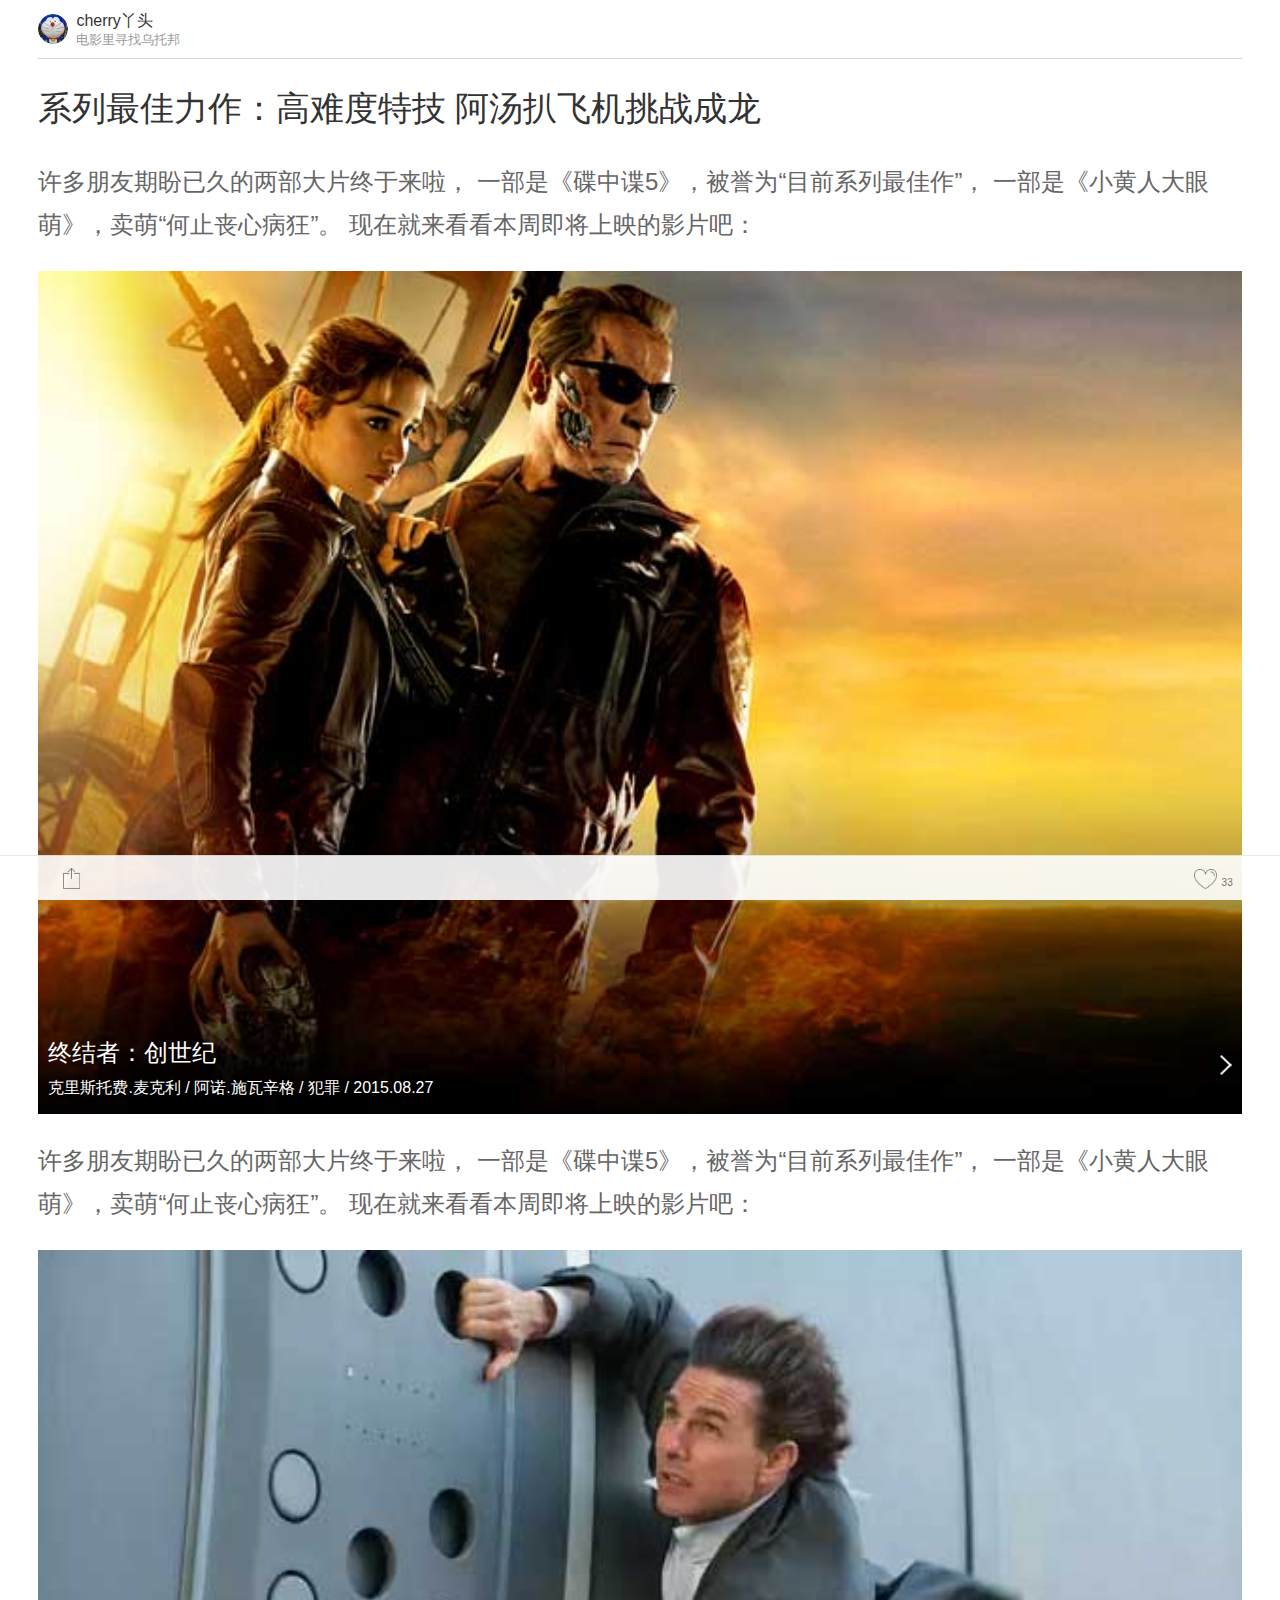
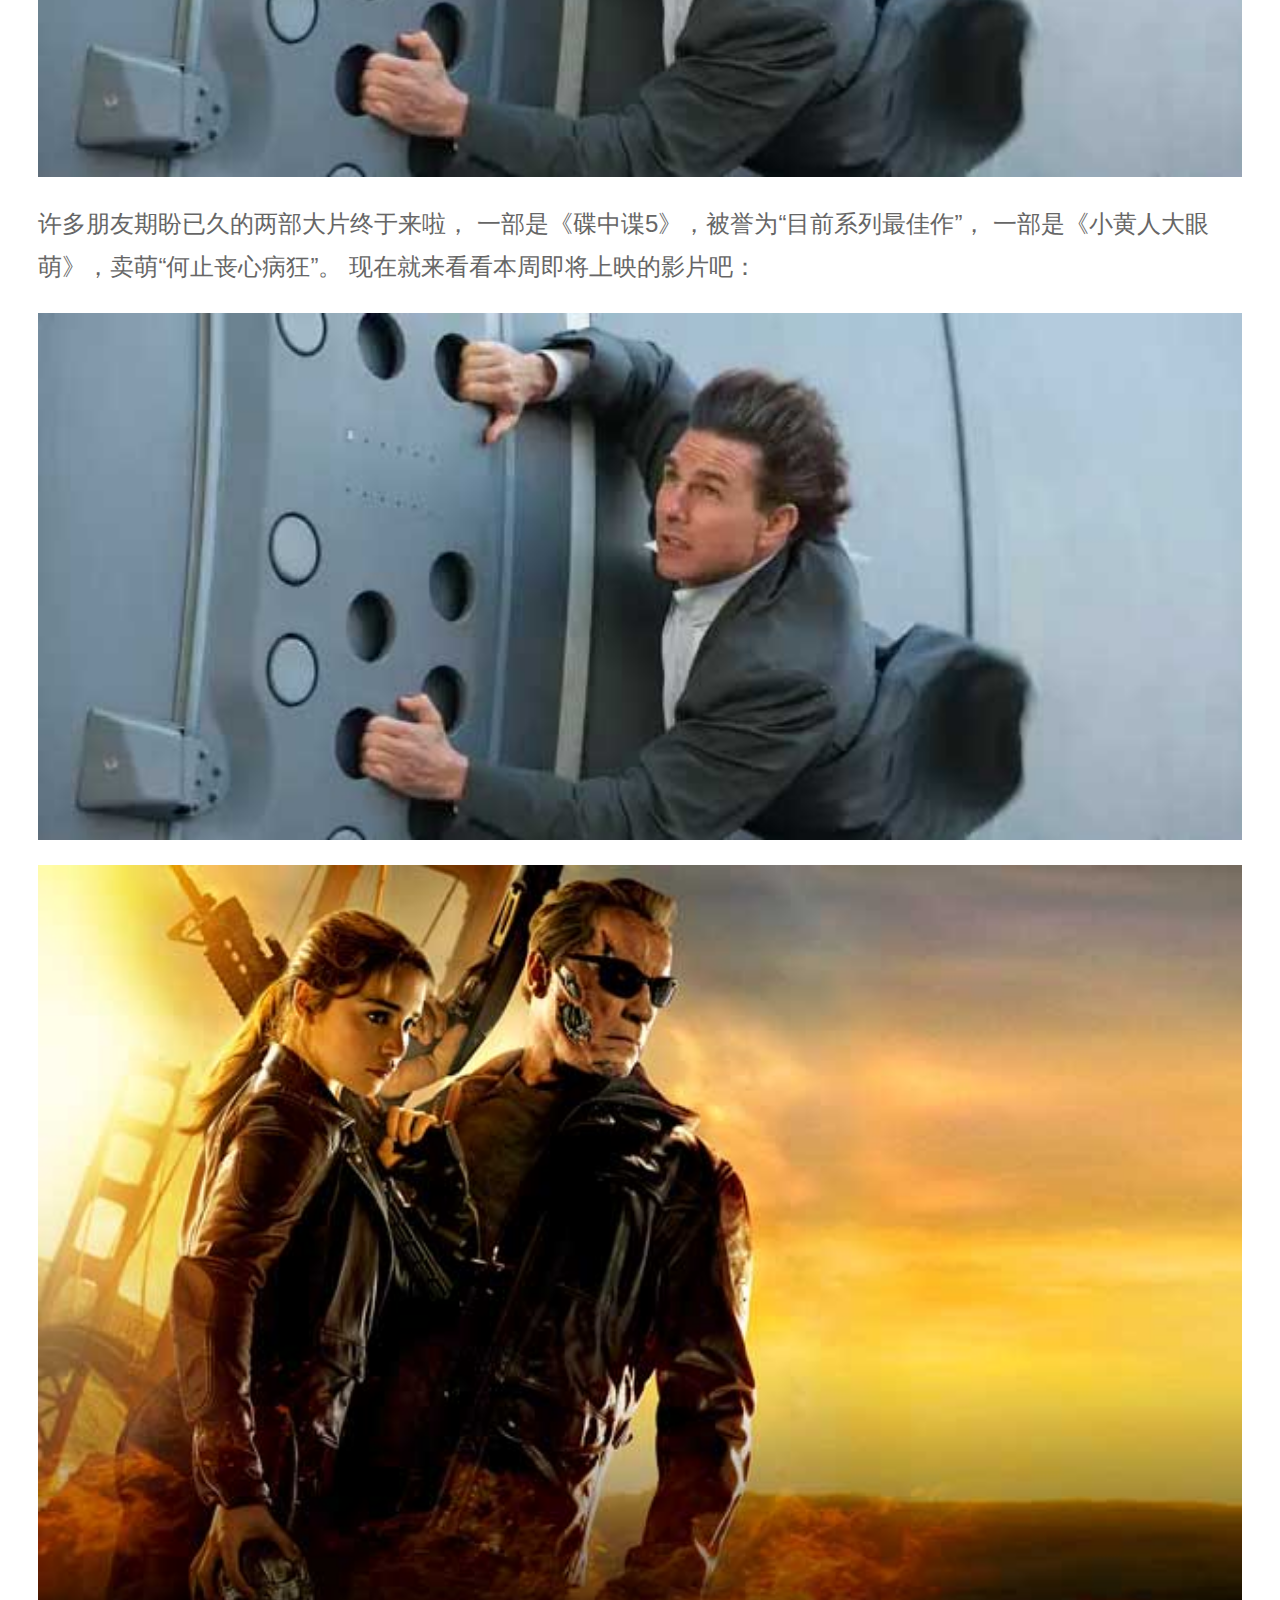
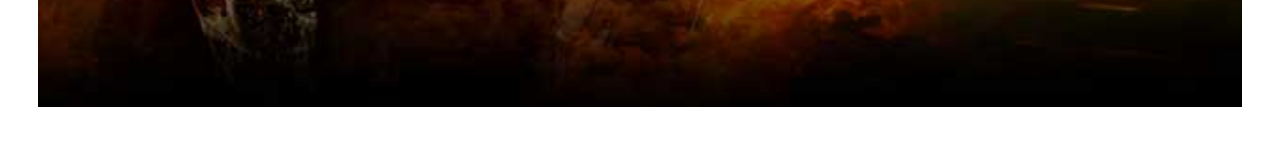
<file: index.html>
<!DOCTYPE html>
<html>
  <head>
    <meta charset="utf-8">
    <meta http-equiv="X-UA-Compatible" content="IE=edge,chrome=1">
    <meta name="viewport" content="width=device-width, initial-scale=1, maximum-scale=1, user-scalable=no">
    <meta name="format-detection" content="telephone=no">
    <meta name="csrf-token">
    <title>微信电影票</title>
    <link rel="stylesheet" href="./style.css">
  </head>
  <body>
    <div class="banner">
      <div class="con">
        <span class="icon">
          <img src="./tou.jpg" />
        </span>
        <span class="msg">
          <i class="name">cherry丫头</i>
          <i class="ins">电影里寻找乌托邦</i>
        </span>
      </div>
    </div>
    <div class="title">
      <div class="con">
        系列最佳力作：高难度特技 阿汤扒飞机挑战成龙
      </div>
    </div>
    <div class="content">
      <div class="con">

        <div class="article">
          <p>
            许多朋友期盼已久的两部大片终于来啦，
            一部是《碟中谍5》，被誉为“目前系列最佳作”，
            一部是《小黄人大眼萌》，卖萌“何止丧心病狂”。
            现在就来看看本周即将上映的影片吧：
          </p>
        </div>

        <div class="card">
          <a href="vdetail.html">
            <img src="card.jpg"/>
            <span class="cMsg">
              <i class="cName">终结者：创世纪</i>
              <i class="cIns">克里斯托费.麦克利 / 阿诺.施瓦辛格 / 犯罪 / 2015.08.27</i>
              <i class="arrow"></i>
            </span>
          </a>
        </div>

        <div class="article">
          <p>
            许多朋友期盼已久的两部大片终于来啦，
            一部是《碟中谍5》，被誉为“目前系列最佳作”，
            一部是《小黄人大眼萌》，卖萌“何止丧心病狂”。
            现在就来看看本周即将上映的影片吧：
          </p>
        </div>

        <div class="img">
          <img src="img.jpg"/>
        </div>
        <div class="article">
          <p>
            许多朋友期盼已久的两部大片终于来啦，
            一部是《碟中谍5》，被誉为“目前系列最佳作”，
            一部是《小黄人大眼萌》，卖萌“何止丧心病狂”。
            现在就来看看本周即将上映的影片吧：
          </p>
        </div>

        <div class="img">
          <img src="img.jpg"/>
        </div>

        <div class="card">
          <img src="card.jpg"/>
        </div>
      </div>
    </div>
    <div class="footer">
      <div class="con">
        <i class="share"></i>
        <i class="support"></i>
        <i class="num">33</i>
      </div>
    </div>
  </body>
  <script>
    window.onload = function(){

    }
  </script>
</html>
</file>
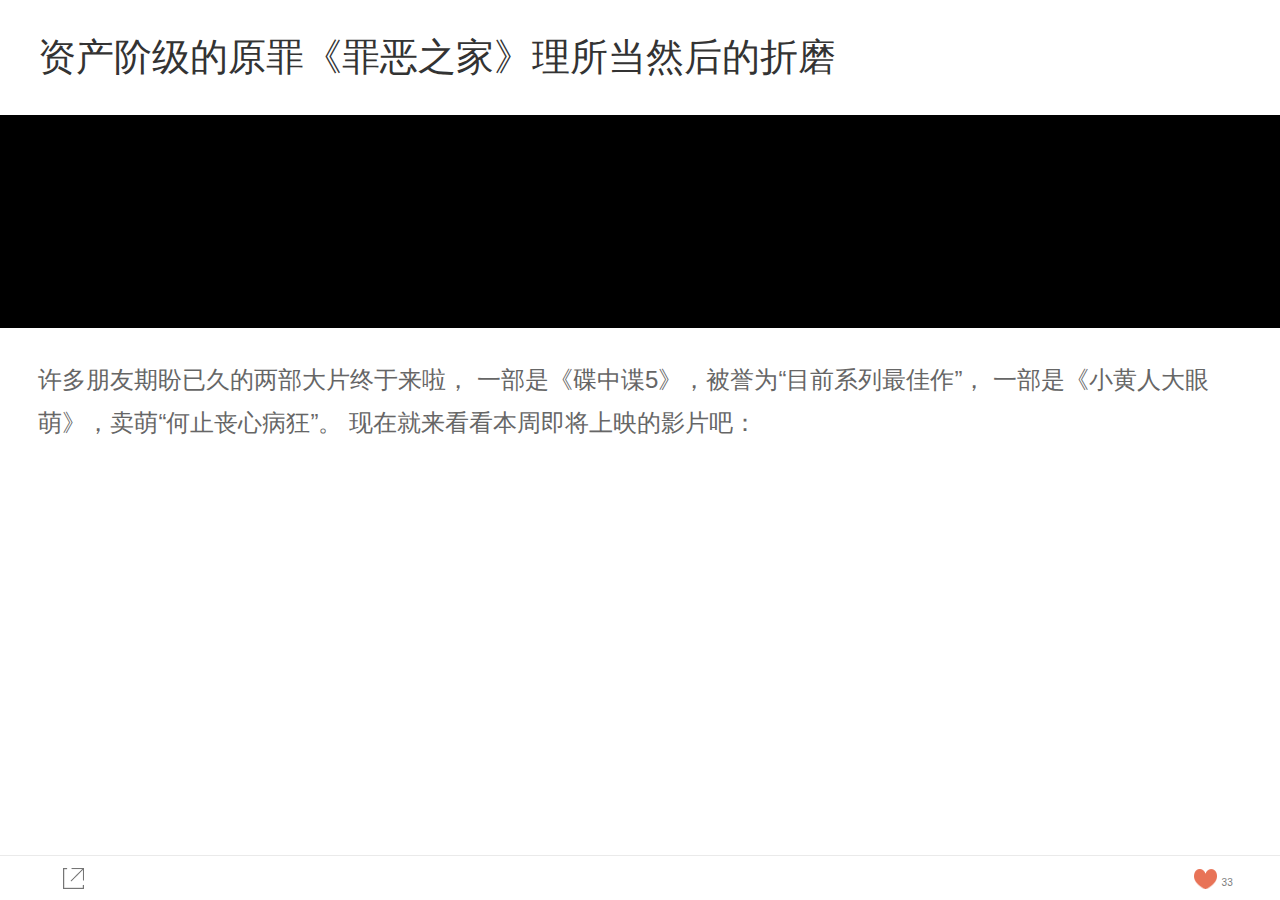
<file: vdetail.html>
<!DOCTYPE html>
<html>
  <head>
    <meta charset="utf-8">
    <meta http-equiv="X-UA-Compatible" content="IE=edge,chrome=1">
    <meta name="viewport" content="width=device-width, initial-scale=1, maximum-scale=1, user-scalable=no">
    <meta name="format-detection" content="telephone=no">
    <meta name="csrf-token">
    <title>新片预告</title>
    <link rel="stylesheet" href="./style.css">
  </head>
  <body>
    <div class="title vTitle">
      <div class="con">
        资产阶级的原罪《罪恶之家》理所当然后的折磨
      </div>
    </div>
    <div class="content">
      <div class="con ifcon">
        <iframe frameborder="0" width="100%" height="211" src="http://v.qq.com/iframe/player.html?vid=t0169oc7mla&tiny=0&auto=0" allowfullscreen></iframe>
      </div>
      <div class="con">
        <div class="article">
          <p>
            许多朋友期盼已久的两部大片终于来啦，
            一部是《碟中谍5》，被誉为“目前系列最佳作”，
            一部是《小黄人大眼萌》，卖萌“何止丧心病狂”。
            现在就来看看本周即将上映的影片吧：
          </p>
        </div>

      </div>
    </div>
    <div class="footer">
      <div class="con">
        <i class="comment"></i>
        <i class="support supported"></i>
        <i class="num">33</i>
      </div>
    </div>
  </body>
</html>
</file>
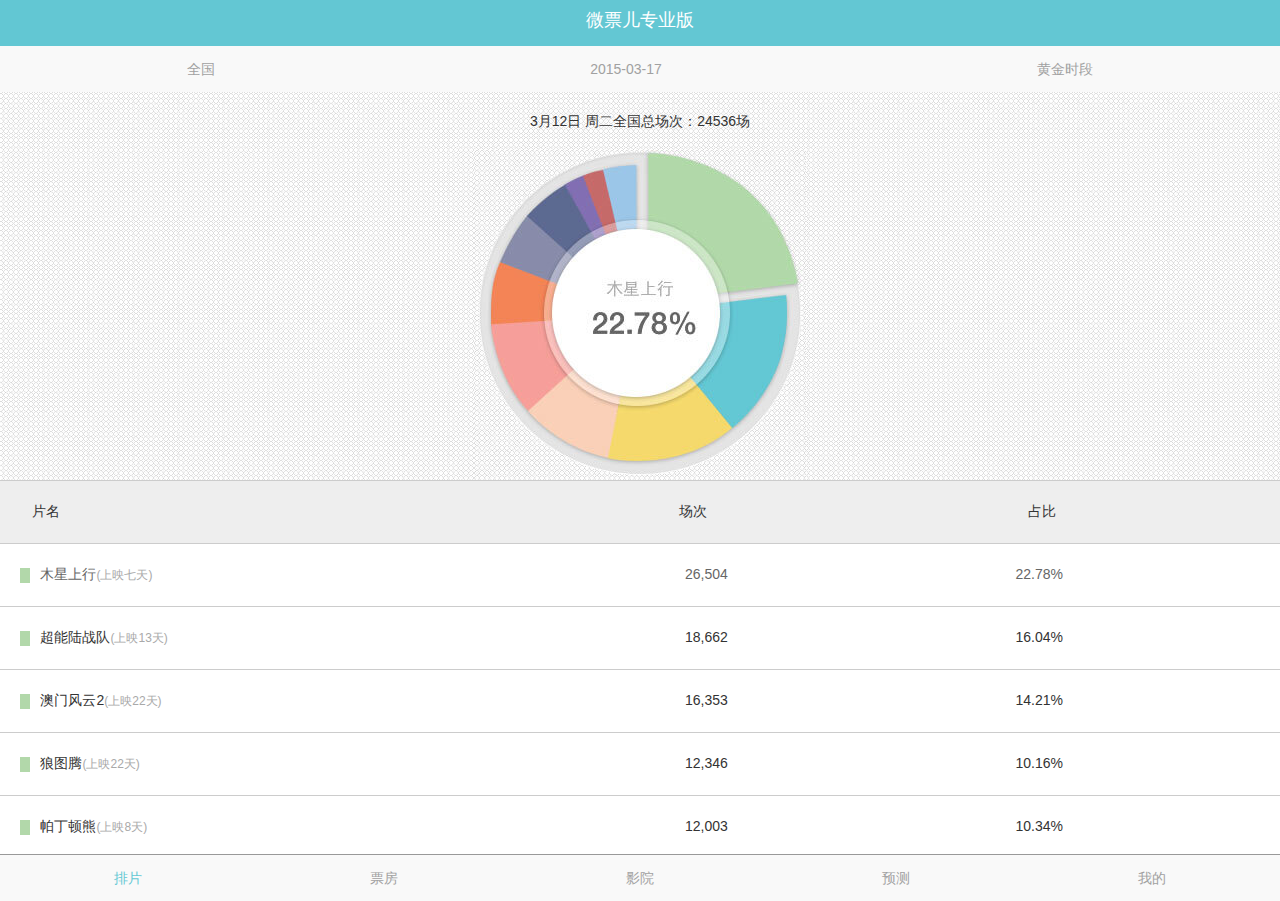
<file: newPro/paipian.html>
<!DOCTYPE html>
<html lang="en">
<head>
    <meta charset="utf-8">
    <meta http-equiv="X-UA-Compatible" content="IE=edge,chrome=1">
    <!--如果安装了GCF，则使用GCF来渲染页面，如果为安装GCF，则使用最高版本的IE内核进行渲染
    通过修改HTTP头文件的方法来实现让指定的页面使用GCF内核进行渲染-->
    <title>排片</title>
    <meta name="description" content="">
    <meta name="keywords" content="">
    <meta name="viewport" content="width=device-width, initial-scale=1, maximum-scale=1, user-scalable=no">
    <meta name="apple-mobile-web-app-capable" content="yes">
    <meta name="format-detection" content="telephone=no">
    <link rel="stylesheet" type="text/css" href="css/reset.css">
    <link rel="stylesheet" type="text/css" href="css/style2.css">
</head>
<body>
    <!-- header start-->
    <header class="w-header" mon="area=header&amp;action=click&amp;element_type=nav">
        <a class="arrow-wrap" href="javascript:history.back()" mon="element=back">
        <!--<span class="arrow-left"></span>-->
        </a>
        <div class="home"></div>
        <div class="m-title"><h1>微票儿专业版</h1></div>    
    </header>
    <!-- header end-->
    <!-- data start-->
    <article class="wrap-page">
        <!-- topbar start-->
            <ul class="nav-sub">
                <li class="city"><a href="/">全国</a></li>
                <li class="date"><a href="/">2015-03-17</a></li>
                <li class="time"><a href="/">黄金时段</a></li>
            </ul>
        <!-- topbar end-->
        <!-- data chart start-->
        <div class="data-chart">
            <div class="time-chart">
                <h3><time>3月12日 周二</time>全国总场次：24536场</h3>
            </div>
            <div class="photo-chart">
                <img src="img/chart_1.jpg">
            </div>
        </div>
        <!-- data table start-->
        <div class="data-list">
            <div class="data-tr">
              <div class="data-th">片名</div>
              <div class="data-th">场次</div>
              <div class="data-th">占比</div>  
            </div>
            <a class="data-tr" href="paipian_xiangqing.html">
                <div class="data-td first-cell"><span class="markcolor"></span>木星上行<i>(上映七天)</i></div>
                <div class="data-td second-cell">26,504</div>
                <div class="data-td third-cell">22.78%</div>
            </a>
            <div class="data-tr">
                <div class="data-td"><span class="markcolor"></span>超能陆战队<i>(上映13天)</i></div>
                <div class="data-td second-cell">18,662</div>
                <div class="data-td third-cell">16.04%</div>
            </div>
            <div class="data-tr">
                <div class="data-td"><span class="markcolor"></span>澳门风云2<i>(上映22天)</i></div>
                <div class="data-td second-cell">16,353</div>
                <div class="data-td third-cell">14.21%</div>
            </div>
            <div class="data-tr">
                <div class="data-td"><span class="markcolor"></span>狼图腾<i>(上映22天)</i></div>
                <div class="data-td second-cell">12,346</div>
                <div class="data-td third-cell">10.16%</div>
            </div>
            <div class="data-tr">
                <div class="data-td"><span class="markcolor"></span>帕丁顿熊<i>(上映8天)</i></div>
                <div class="data-td second-cell">12,003</div>
                <div class="data-td third-cell">10.34%</div>
            </div>
            <div class="data-tr">
                <div class="data-td"><span class="markcolor"></span>将错就错<i>(上映8天)</i></div>
                <div class="data-td second-cell">8,012</div>
                <div class="data-td third-cell">6.89%</div>
            </div>
            <div class="data-tr">
                <div class="data-td"><span class="markcolor"></span>天将雄狮<i>(上映22天)</i></div>
                <div class="data-td second-cell">6,797</div>
                <div class="data-td third-cell">5.84%</div>
            </div>
            <div class="data-tr">
                <div class="data-td"><span class="markcolor"></span>北京·纽约<i>(上映7天)</i></div>
                <div class="data-td second-cell">5,883</div>
                <div class="data-td third-cell">5.06%</div>
            </div>
            <div class="data-tr">
                <div class="data-td"><span class="markcolor"></span>钟馗伏魔：雪妖魔灵<i>(上映22天)</i></div>
                <div class="data-td second-cell">2,637</div>
                <div class="data-td third-cell">2.27%</div>
            </div>
            <div class="data-tr">
                <div class="data-td"><span class="markcolor"></span>大喜临门<i>(上映7天)</i></div>
                <div class="data-td second-cell">2,263</div>
                <div class="data-td third-cell">1,95%</div>
            </div>
            <div class="data-tr">
                <div class="data-td"><span class="markcolor"></span>其他</div>
                <div class="data-td second-cell">4,666</div>
                <div class="data-td third-cell">4.01%</div>
            </div>
        </div>
    </article>
    <!-- data end-->
    <!-- footer start-->
    <footer class="w-footer">
        <nav>
            <ul class="nav-sub">
                <li class="current">
                    <a href=""><i class="ico-movie"></i>排片</a>
                </li>
                <li>
                    <a href="piaofang.html"><i class="ico-movie"></i>票房</a>
                </li>
                <li>
                    <a href="cinema.html"><i class="ico-movie"></i>影院</a>
                </li>
                <li>
                    <a href="yuce.html"><i class="ico-movie"></i>预测</a>
                </li>
                <li>
                    <a href="wodeshoucang.html"><i class="ico-movie"></i>我的</a>
                </li>
            </ul>
        </nav>
    </footer>
</body>
</html>
</file>
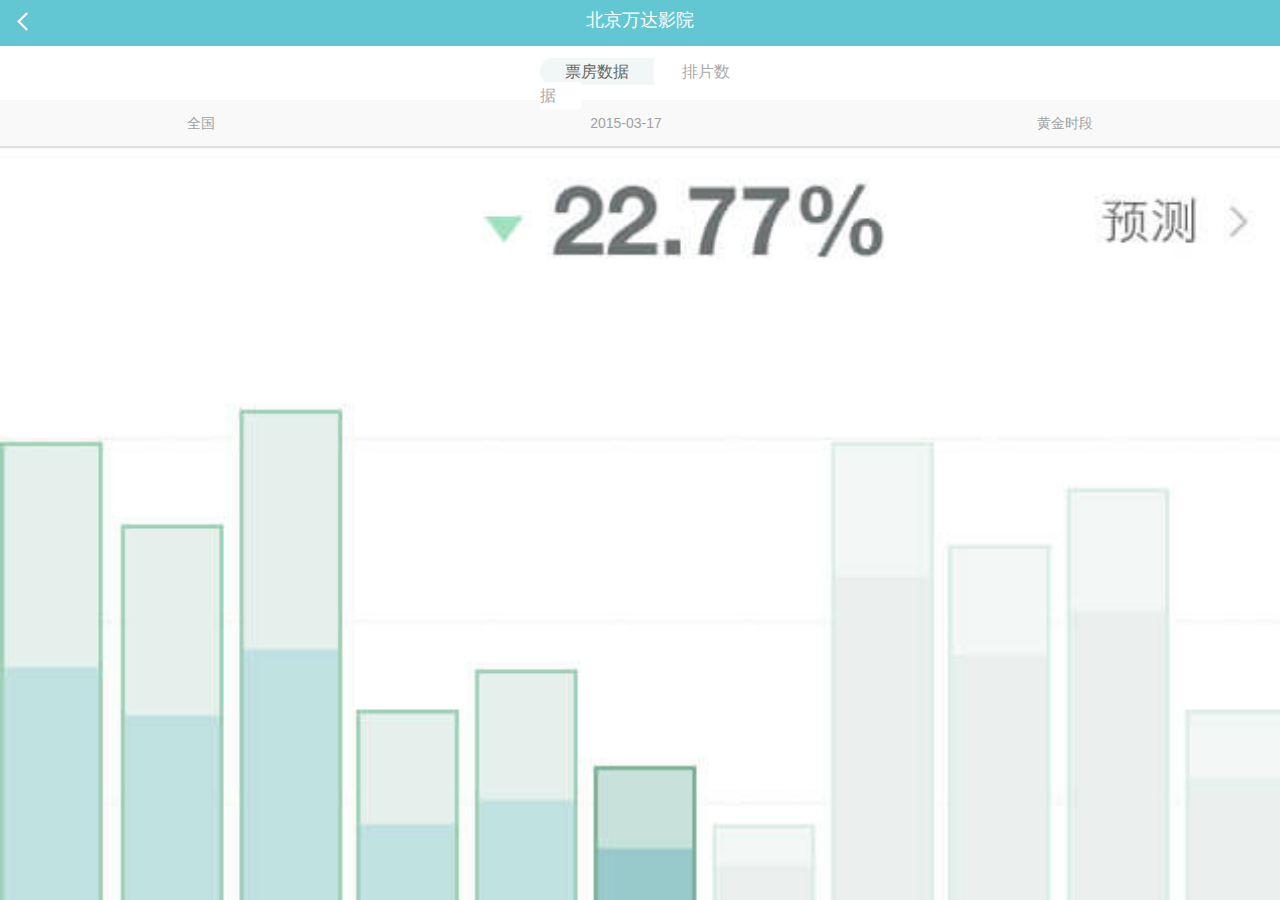
<file: newPro/paipian_xiangqing.html>
<!DOCTYPE html>
<html lang="en">
<head>
    <meta charset="utf-8">
    <meta http-equiv="X-UA-Compatible" content="IE=edge,chrome=1">
    <!--如果安装了GCF，则使用GCF来渲染页面，如果为安装GCF，则使用最高版本的IE内核进行渲染
    通过修改HTTP头文件的方法来实现让指定的页面使用GCF内核进行渲染-->
    <title>排片-详情</title>
    <meta name="description" content="">
    <meta name="keywords" content="">
    <meta name="viewport" content="width=device-width, initial-scale=1, maximum-scale=1, user-scalable=no">
    <meta name="apple-mobile-web-app-capable" content="yes">
    <meta name="format-detection" content="telephone=no">
    <link rel="stylesheet" type="text/css" href="css/reset.css">
    <link rel="stylesheet" type="text/css" href="css/style2.css">
    <script type="text/javascript">
    function selecttag (a,b){
            var tag=document.getElementById('tag').getElementsByTagName('a');
            var taglength=tag.length;
            for(i=1;i<taglength;i++){
                    tag[i].className="on";
            }
            b.parentNode.className="selectTag";
            for(i=0; j=document.getElementById("tagcontent"+i); i++){
                    j.style.display = "none";
            }
            document.getElementById(a).style.display = "block";
    }
</script>
</head>
<body>
    <!-- header start-->
    <header class="w-header" mon="area=header&amp;action=click&amp;element_type=nav">
        <a class="arrow-wrap" href="paipian.html" mon="element=back">
        <span class="arrow-left"></span>
        </a>
        <div class="home"></div>
        <div class="m-title"><h1>北京万达影院</h1></div>    
    </header>
    <!-- header end-->
    <!-- data start-->
    <article class="wrap-page page">
        <!-- tpye btn start-->
        <div class="list-type-cnt">
            <div class="list-type" id="tag">
                <a href="javascript:;" onClick="selecttag('tagcontent0',this)" class="on">票房数据</a>
                <a href="javascript:;" onClick="selecttag('tagcontent1',this)">排片数据</a>
            </div>
        </div>
        <!-- piaofang data start-->
        <div id="tagcontent">
        <div class="piao-data" id="tagcontent0">
        <!-- topbar start-->
            <ul class="nav-sub">
                <li class="city"><a href="/">全国</a></li>
                <li class="date"><a href="/">2015-03-17</a></li>
                <li class="time"><a href="/">黄金时段</a></li>
            </ul>
        <!-- topbar end-->
        <!-- chart start-->
            <div class="data-chart" style="height:auto;">
                <div class="photo-chart">
                    <a href="yuce_xiangqing1.html"><img src="img/chart_3.jpg" style="width:100%;"></a>
                </div>
            </div>
            <!-- data table start-->
            <div class="data-list">
                <div class="data-tr">
                  <div class="data-th">TOP排片城市</div>
                  <div class="data-th">场次</div>
                  <div class="data-th">占比</div>  
                </div>
                <div class="data-tr">
                    <div class="data-td first-cell">北京<i>(108家)</i></div>
                    <div class="data-td second-cell">26,504</div>
                    <div class="data-td third-cell">22.78%</div>
                </div>
                <div class="data-tr">
                    <div class="data-td">上海<i>(90家)</i></div>
                    <div class="data-td second-cell">18,662</div>
                    <div class="data-td third-cell">16.04%</div>
                </div>
                <div class="data-tr">
                    <div class="data-td">广州<i>(80家)</i></div>
                    <div class="data-td second-cell">16,353</div>
                    <div class="data-td third-cell">14.21%</div>
                </div>
                <div class="data-tr">
                    <div class="data-td">深圳<i>(70家)</i></div>
                    <div class="data-td second-cell">12,346</div>
                    <div class="data-td third-cell">10.16%</div>
                </div>
                <div class="data-tr">
                    <div class="data-td">杭州<i>(60家)</i></div>
                    <div class="data-td second-cell">12,003</div>
                    <div class="data-td third-cell">10.34%</div>
                </div>
                <div class="data-tr">
                    <div class="data-td">南京<i>(50家)</i></div>
                    <div class="data-td second-cell">8,012</div>
                    <div class="data-td third-cell">6.89%</div>
                </div>
                <div class="data-tr">
                    <div class="data-td">青岛<i>(40家)</i></div>
                    <div class="data-td second-cell">6,797</div>
                    <div class="data-td third-cell">5.84%</div>
                </div>
                <div class="data-tr">
                    <div class="data-td">西安<i>(30家)</i></div>
                    <div class="data-td second-cell">5,883</div>
                    <div class="data-td third-cell">5.06%</div>
                </div>
                <div class="data-tr">
                    <div class="data-td">郑州<i>(20家)</i></div>
                    <div class="data-td second-cell">2,637</div>
                    <div class="data-td third-cell">2.27%</div>
                </div>
                <div class="data-tr">
                    <div class="data-td">福建<i>(10家)</i></div>
                    <div class="data-td second-cell">2,263</div>
                    <div class="data-td third-cell">1,95%</div>
                </div>
                <div class="data-tr">
                    <div class="data-td">其他</div>
                    <div class="data-td second-cell">4,666</div>
                    <div class="data-td third-cell">4.01%</div>
                </div>
            </div>


        </div>
        <!-- paipian start-->
        <div class="pai-data" id="tagcontent1" style="display:none;">
            <ul class="nav-sub">
                <li class="date"><a href="/">2015-03-17</a></li>
            </ul>
            <!-- chart start-->
            <div class="data-chart" style="height:auto;">
                <div class="photo-chart" style="width:100%;">
                    <a href="yuce_xiangqing.html"><img src="img/chart_4.jpg"></a>
                </div>
            </div>
            <!-- data table start-->
            <div class="data-list">
                <div class="data-tr">
                  <div class="data-th">TOP销量城市</div>
                  <div class="data-th">场次</div>
                  <div class="data-th">占比</div>  
                </div>
                <div class="data-tr">
                    <div class="data-td first-cell">北京<i>(108家)</i></div>
                    <div class="data-td second-cell">26,504</div>
                    <div class="data-td third-cell">22.78%</div>
                </div>
                <div class="data-tr">
                    <div class="data-td">上海<i>(90家)</i></div>
                    <div class="data-td second-cell">18,662</div>
                    <div class="data-td third-cell">16.04%</div>
                </div>
                <div class="data-tr">
                    <div class="data-td">广州<i>(80家)</i></div>
                    <div class="data-td second-cell">16,353</div>
                    <div class="data-td third-cell">14.21%</div>
                </div>
                <div class="data-tr">
                    <div class="data-td">深圳<i>(70家)</i></div>
                    <div class="data-td second-cell">12,346</div>
                    <div class="data-td third-cell">10.16%</div>
                </div>
                <div class="data-tr">
                    <div class="data-td">杭州<i>(60家)</i></div>
                    <div class="data-td second-cell">12,003</div>
                    <div class="data-td third-cell">10.34%</div>
                </div>
                <div class="data-tr">
                    <div class="data-td">南京<i>(50家)</i></div>
                    <div class="data-td second-cell">8,012</div>
                    <div class="data-td third-cell">6.89%</div>
                </div>
                <div class="data-tr">
                    <div class="data-td">青岛<i>(40家)</i></div>
                    <div class="data-td second-cell">6,797</div>
                    <div class="data-td third-cell">5.84%</div>
                </div>
                <div class="data-tr">
                    <div class="data-td">西安<i>(30家)</i></div>
                    <div class="data-td second-cell">5,883</div>
                    <div class="data-td third-cell">5.06%</div>
                </div>
                <div class="data-tr">
                    <div class="data-td">郑州<i>(20家)</i></div>
                    <div class="data-td second-cell">2,637</div>
                    <div class="data-td third-cell">2.27%</div>
                </div>
                <div class="data-tr">
                    <div class="data-td">福建<i>(10家)</i></div>
                    <div class="data-td second-cell">2,263</div>
                    <div class="data-td third-cell">1,95%</div>
                </div>
                <div class="data-tr">
                    <div class="data-td">其他</div>
                    <div class="data-td second-cell">4,666</div>
                    <div class="data-td third-cell">4.01%</div>
                </div>
            </div>
            </div>
        </div>

    </article>
    <!-- data end-->
</body>
</html>
</file>
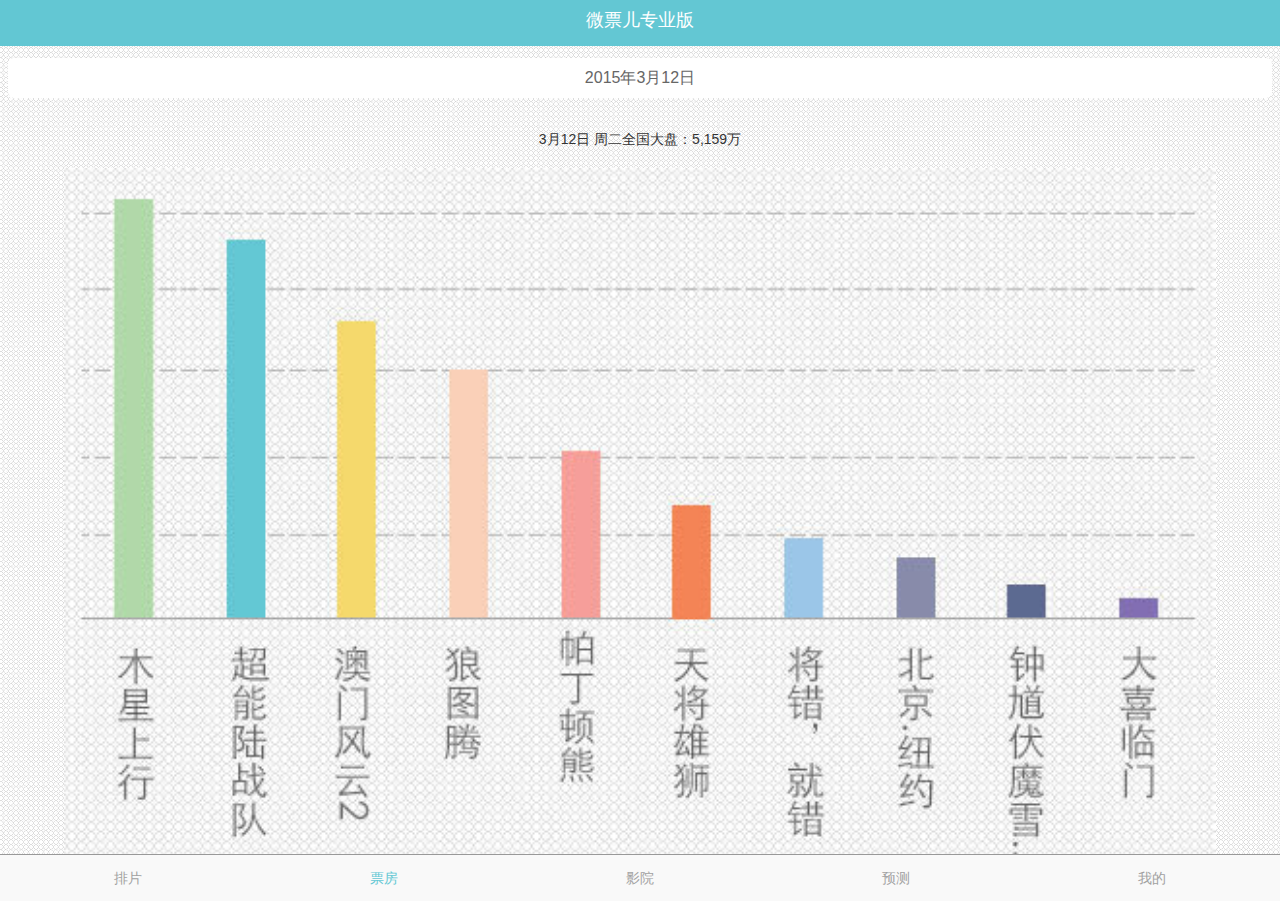
<file: newPro/piaofang.html>
<!DOCTYPE html>
<html lang="en">
<head>
    <meta charset="utf-8">
    <meta http-equiv="X-UA-Compatible" content="IE=edge,chrome=1">
    <!--如果安装了GCF，则使用GCF来渲染页面，如果为安装GCF，则使用最高版本的IE内核进行渲染
    通过修改HTTP头文件的方法来实现让指定的页面使用GCF内核进行渲染-->
    <title>票房</title>
    <meta name="description" content="">
    <meta name="keywords" content="">
    <meta name="viewport" content="width=device-width, initial-scale=1, maximum-scale=1, user-scalable=no">
    <meta name="apple-mobile-web-app-capable" content="yes">
    <meta name="format-detection" content="telephone=no">
    <link rel="stylesheet" type="text/css" href="css/reset.css">
    <link rel="stylesheet" type="text/css" href="css/style2.css">
</head>
<body>
    <!-- header start-->
    <header class="w-header" mon="area=header&amp;action=click&amp;element_type=nav">
        <a class="arrow-wrap" href="javascript:history.back()" mon="element=back">
        <!--<span class="arrow-left"></span>-->
        </a>
        <div class="home"></div>
        <div class="m-title"><h1>微票儿专业版</h1></div>    
    </header>
    <!-- header end-->
    <!-- data start-->
    <article class="wrap-page">
        <!-- data chart start-->
        <div class="data-chart">
            <div class="time-box">
                <a href="/" class="time-sele">2015年3月12日</a>
            </div>
            <div class="time-chart">
                <h3><time>3月12日 周二</time>全国大盘：5,159万</h3>
            </div>
            <div class="photo-chart">                
                <img src="img/chart_2.jpg" style="width:90%;">
            </div>
        </div>
        <!-- data table start-->
        <div class="data-list">
            <div class="data-tr">
              <div class="data-th">片名</div>
              <div class="data-th">票房(万)</div>
              <div class="data-th">累计(万)</div>  
            </div>
            <a class="data-tr" href="paipian_xiangqing.html">
                <div class="data-td first-cell"><span class="markcolor"></span>木星上行<i>(上映七天)</i></div>
                <div class="data-td second-cell">1,291</div>
                <div class="data-td third-cell">1,8915</div>
            </a>
            <div class="data-tr">
                <div class="data-td"><span class="markcolor"></span>超能陆战队<i>(上映13天)</i></div>
                <div class="data-td second-cell">1,223</div>
                <div class="data-td third-cell">21,283</div>
            </div>
            <div class="data-tr">
                <div class="data-td"><span class="markcolor"></span>澳门风云2<i>(上映22天)</i></div>
                <div class="data-td second-cell">854</div>
                <div class="data-td third-cell">89,810</div>
            </div>
            <div class="data-tr">
                <div class="data-td"><span class="markcolor"></span>狼图腾<i>(上映22天)</i></div>
                <div class="data-td second-cell">582</div>
                <div class="data-td third-cell">64.729</div>
            </div>
            <div class="data-tr">
                <div class="data-td"><span class="markcolor"></span>帕丁顿熊<i>(上映8天)</i></div>
                <div class="data-td second-cell">354</div>
                <div class="data-td third-cell">5,757</div>
            </div>
            <div class="data-tr">
                <div class="data-td"><span class="markcolor"></span>天将雄狮<i>(上映22天)</i></div>
                <div class="data-td second-cell">321</div>
                <div class="data-td third-cell">72,082</div>
            </div>
            <div class="data-tr">
                <div class="data-td"><span class="markcolor"></span>将错就错<i>(上映8天)</i></div>
                <div class="data-td second-cell">209</div>
                <div class="data-td third-cell">2,989</div>
            </div>
            <div class="data-tr">
                <div class="data-td"><span class="markcolor"></span>北京·纽约<i>(上映7天)</i></div>
                <div class="data-td second-cell">110</div>
                <div class="data-td third-cell">1,589</div>
            </div>
            <div class="data-tr">
                <div class="data-td"><span class="markcolor"></span>钟馗伏魔：雪妖魔灵<i>(上映22天)</i></div>
                <div class="data-td second-cell">84</div>
                <div class="data-td third-cell">39,952</div>
            </div>
            <div class="data-tr">
                <div class="data-td"><span class="markcolor"></span>大喜临门<i>(上映7天)</i></div>
                <div class="data-td second-cell">43</div>
                <div class="data-td third-cell">607</div>
            </div>
            
        </div>
    </article>
    <!-- data end-->
    <!-- footer start-->
    <footer class="w-footer">
        <nav>
            <ul class="nav-sub">
                <li>
                    <a href="paipian.html"><i class="ico-movie"></i>排片</a>
                </li>
                <li class="current">
                    <a href=""><i class="ico-movie"></i>票房</a>
                </li>
                <li>
                    <a href="cinema.html"><i class="ico-movie"></i>影院</a>
                </li>
                <li>
                    <a href="yuce.html"><i class="ico-movie"></i>预测</a>
                </li>
                <li>
                    <a href="wodeshoucang.html"><i class="ico-movie"></i>我的</a>
                </li>
            </ul>
        </nav>
    </footer>
</body>
</html>
</file>
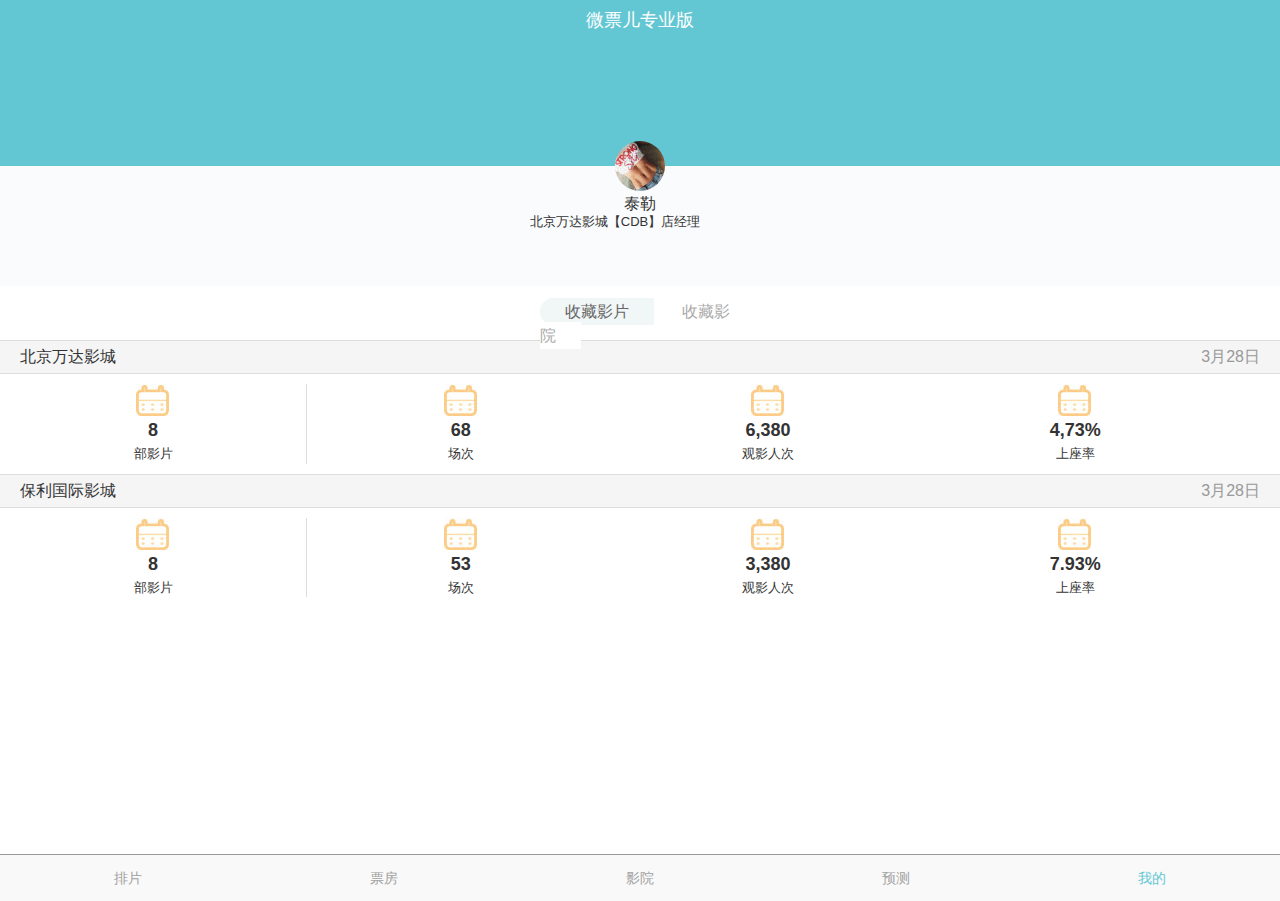
<file: newPro/wodeshoucang.html>
<!DOCTYPE html>
<html lang="en">
<head>
    <meta charset="utf-8">
    <meta http-equiv="X-UA-Compatible" content="IE=edge,chrome=1">
    <!--如果安装了GCF，则使用GCF来渲染页面，如果为安装GCF，则使用最高版本的IE内核进行渲染
    通过修改HTTP头文件的方法来实现让指定的页面使用GCF内核进行渲染-->
    <title>我的收藏</title>
    <meta name="description" content="">
    <meta name="keywords" content="">
    <meta name="viewport" content="width=device-width, initial-scale=1, maximum-scale=1, user-scalable=no">
    <meta name="apple-mobile-web-app-capable" content="yes">
    <meta name="format-detection" content="telephone=no">
    <link rel="stylesheet" type="text/css" href="css/reset.css">
    <link rel="stylesheet" type="text/css" href="css/style2.css">
</head>
<body>
    <!-- header start-->
    <header class="w-header" mon="area=header&amp;action=click&amp;element_type=nav">
        <a class="arrow-wrap" href="javascript:history.back()" mon="element=back">
        <!--<span class="arrow-left"></span>-->
        </a>
        <div class="home"></div>
        <div class="m-title"><h1>微票儿专业版</h1></div>    
    </header>
    <!-- header end-->
    <!-- data start-->
    <article class="wrap-page">
        <!-- user info start-->
        <div class="user-info">
            <div class="user-detail">
                <div class="photo-wrapper user-photo"><img src="img/img-head.jpg"></div>
                <h2>泰勒</h2>
                <p>北京万达影城【CDB】店经理<mark></mark></p>
            </div>
        </div>
        <div class="list-type-cnt">
            <div class="list-type">
                <a href="/" class="on">收藏影片</a>
                <a href="/" >收藏影院</a>
            </div>
        </div>
        <!-- collect start-->
        <div class="cl-movie">
            <ul class="cl-list" style="display:none;">
                <li>
                    <h2>木星上行<i>(昨日1.291万 累计18,915万)</i><time>3月11日</time></h2>
                    <ol class="cl-movie-data">
                        <li><div class="icon"><img src="img/movie-icon.jpg"></div><h4 class="num">26,312</h4><p>场次</p></li>
                        <li><div class="icon"><img src="img/movie-icon.jpg"></div><h4 class="num">22.77%</h4><p>占比</p></li>
                        <li><div class="icon"><img src="img/movie-icon.jpg"></div><h4 class="num">6,380</h4><p>观影人次</p></li>
                        <li><div class="icon"><img src="img/movie-icon.jpg"></div><h4 class="num">4,73%</h4><p>上座率</p></li>
                    </ol>
                </li>
                <li>
                    <h2>超能陆战队<i>(昨日1.223万 累计31,283万)</i><time>3月11日</time></h2>
                    <ol class="cl-movie-data">
                        <li><div class="icon"><img src="img/movie-icon.jpg"></div><h4 class="num">18,522</h4><p>场次</p></li>
                        <li><div class="icon"><img src="img/movie-icon.jpg"></div><h4 class="num">16.03%</h4><p>占比</p></li>
                        <li><div class="icon"><img src="img/movie-icon.jpg"></div><h4 class="num">3,380</h4><p>观影人次</p></li>
                        <li><div class="icon"><img src="img/movie-icon.jpg"></div><h4 class="num">7.93%</h4><p>上座率</p></li>
                    </ol>
                </li>
            </ul>
        </div>
        <div class="cl-cenima">
            <ul class="cl-list">
                <li>
                    <h2>北京万达影城<time>3月28日</time></h2>
                    <ol class="cl-movie-data">
                        <li><div class="icon"><img src="img/movie-icon.jpg"></div><h4 class="num">8</h4><p>部影片</p></li>
                        <li><div class="icon"><img src="img/movie-icon.jpg"></div><h4 class="num">68</h4><p>场次</p></li>
                        <li><div class="icon"><img src="img/movie-icon.jpg"></div><h4 class="num">6,380</h4><p>观影人次</p></li>
                        <li><div class="icon"><img src="img/movie-icon.jpg"></div><h4 class="num">4,73%</h4><p>上座率</p></li>
                    </ol>
                </li>
                <li>
                    <h2>保利国际影城<time>3月28日</time></h2>
                    <ol class="cl-movie-data">
                        <li><div class="icon"><img src="img/movie-icon.jpg"></div><h4 class="num">8</h4><p>部影片</p></li>
                        <li><div class="icon"><img src="img/movie-icon.jpg"></div><h4 class="num">53</h4><p>场次</p></li>
                        <li><div class="icon"><img src="img/movie-icon.jpg"></div><h4 class="num">3,380</h4><p>观影人次</p></li>
                        <li><div class="icon"><img src="img/movie-icon.jpg"></div><h4 class="num">7.93%</h4><p>上座率</p></li>
                    </ol>
                </li>
            </ul>
        </div>
    </article>
    <!-- data end-->
    <!-- footer start-->
    <footer class="w-footer">
        <nav>
            <ul class="nav-sub">
                <li>
                    <a href="paipian.html"><i class="ico-movie"></i>排片</a>
                </li>
                <li>
                    <a href="piaofang.html"><i class="ico-movie"></i>票房</a>
                </li>
                <li>
                    <a href="cinema.html"><i class="ico-movie"></i>影院</a>
                </li>
                <li>
                    <a href="yuce.html"><i class="ico-movie"></i>预测</a>
                </li>
                <li class="current">
                    <a href=""><i class="ico-movie"></i>我的</a>
                </li>
            </ul>
        </nav>
    </footer>
</body>
</html>
</file>
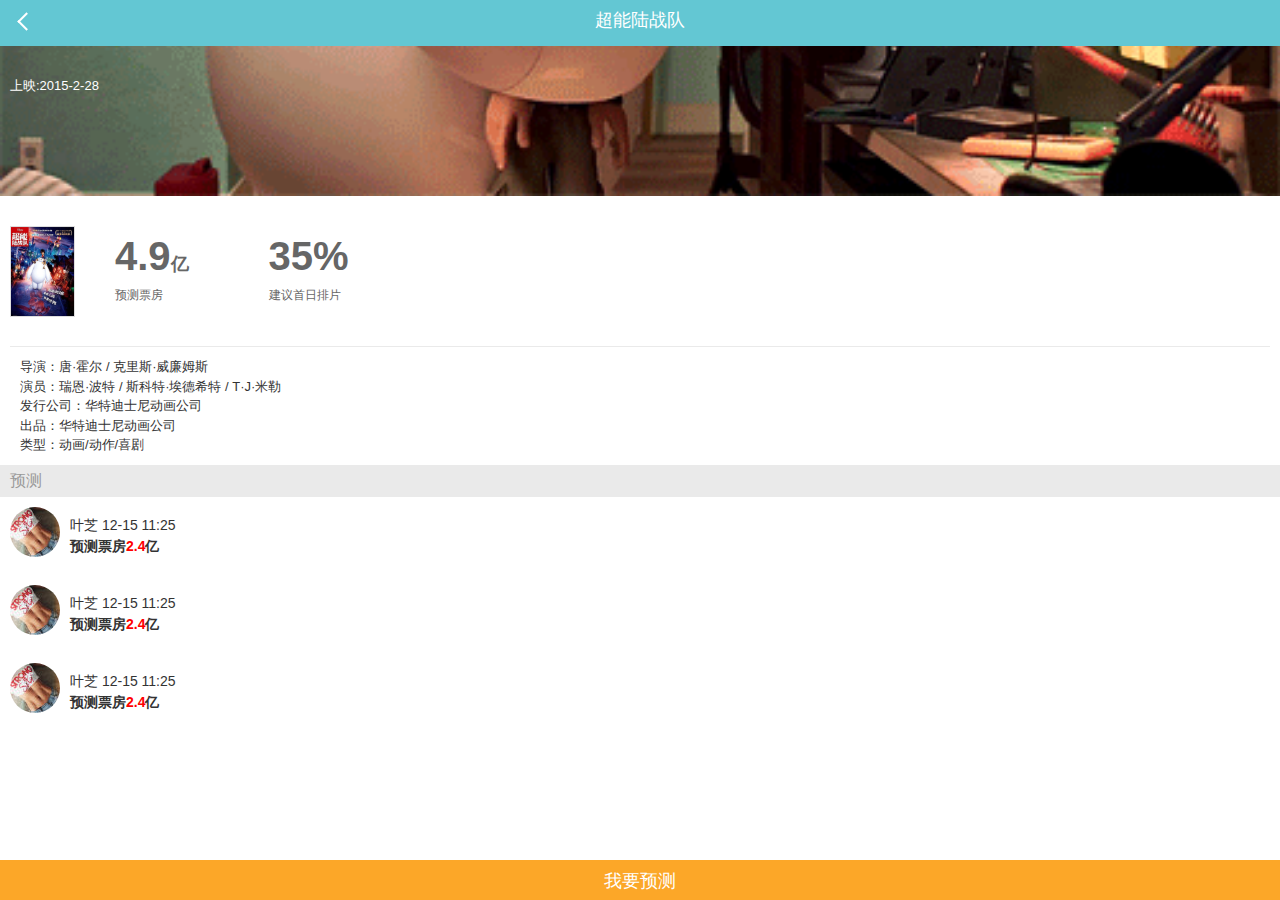
<file: newPro/yuce_xiangqing1.html>
<!DOCTYPE html>
<html lang="en">
<head>
    <meta charset="utf-8">
    <meta http-equiv="X-UA-Compatible" content="IE=edge,chrome=1">
    <!--如果安装了GCF，则使用GCF来渲染页面，如果为安装GCF，则使用最高版本的IE内核进行渲染
    通过修改HTTP头文件的方法来实现让指定的页面使用GCF内核进行渲染-->
    <title>预测-我要预测</title>
    <meta name="description" content="">
    <meta name="keywords" content="">
    <meta name="viewport" content="width=device-width, initial-scale=1, maximum-scale=1, user-scalable=no">
    <meta name="apple-mobile-web-app-capable" content="yes">
    <meta name="format-detection" content="telephone=no">
    <link rel="stylesheet" type="text/css" href="css/reset.css">
    <link rel="stylesheet" type="text/css" href="css/style2.css">
</head>
<body>
    <header class="w-header" mon="area=header&amp;action=click&amp;element_type=nav">
        <a class="arrow-wrap" href="yuce.html" mon="element=back">
        <span class="arrow-left"></span>
        </a>
        <div class="home"></div>
        <div class="m-title"><h1>超能陆战队</h1></div>    
    </header>
    <article class="wrap-page">
    <header>
        <div class="movie-top">
            <p>上映:2015-2-28</p>
        </div>
        <div class="movie-cal">
            <div class="img-wrapper">
                <img class="movie-img" src="img/img_movie.jpg" >
            </div>
            <div class="sug-cal">
                <ul>
                    <li></li>
                    <li class="cal-num">4.9<ins>亿</ins></li>
                    <li>预测票房</li>
                </ul>
            </div>
            <div class="sug-per">
                <ul>
                    <li></li>
                    <li class="cal-num">35%</li>
                    <li>建议首日排片</li>
                </ul>
            </div>
        </div>
        <div class="movie-info">
            <p>导演：唐·霍尔 / 克里斯·威廉姆斯</p>
            <p>演员：瑞恩·波特 / 斯科特·埃德希特 / T·J·米勒</p>
            <p>发行公司：华特迪士尼动画公司</p>
            <p>出品：华特迪士尼动画公司</p>
            <p>类型：动画/动作/喜剧</p>
        </div>
    </header>
    <article class="cal-list">
        <h2><span></span>预测</h2>
        <section class="other">
            <div class="photo-wrapper"><img src="img/img-head.jpg"></div>            
            <ul class="cal-info">
                <li class="cal-name cal-time">
                    <span class="name">叶芝</span>
                    <time>12-15 11:25</time>
                </li>
                <li class="cal-num">
                    预测票房<i>2.4</i>亿
                </li>
            </ul>
        </section>
        <section class="other">
            <div class="photo-wrapper"><img src="img/img-head.jpg"></div>            
            <ul class="cal-info">
                <li class="cal-name cal-time">
                    <span class="name">叶芝</span>
                    <time>12-15 11:25</time>
                </li>
                <li class="cal-num">
                    预测票房<i>2.4</i>亿
                </li>
            </ul>
        </section>
        <section class="other">
            <div class="photo-wrapper"><img src="img/img-head.jpg"></div>            
            <ul class="cal-info">
                <li class="cal-name cal-time">
                    <span class="name">叶芝</span>
                    <time>12-15 11:25</time>
                </li>
                <li class="cal-num">
                    预测票房<i>2.4</i>亿
                </li>
            </ul>
        </section>
    </article>
    </article>
    <nav class="go-cal-wrap"><a href="yuce_xiangqing2.html" class="go-cal">我要预测</a></nav>
</body>
</html>
</file>
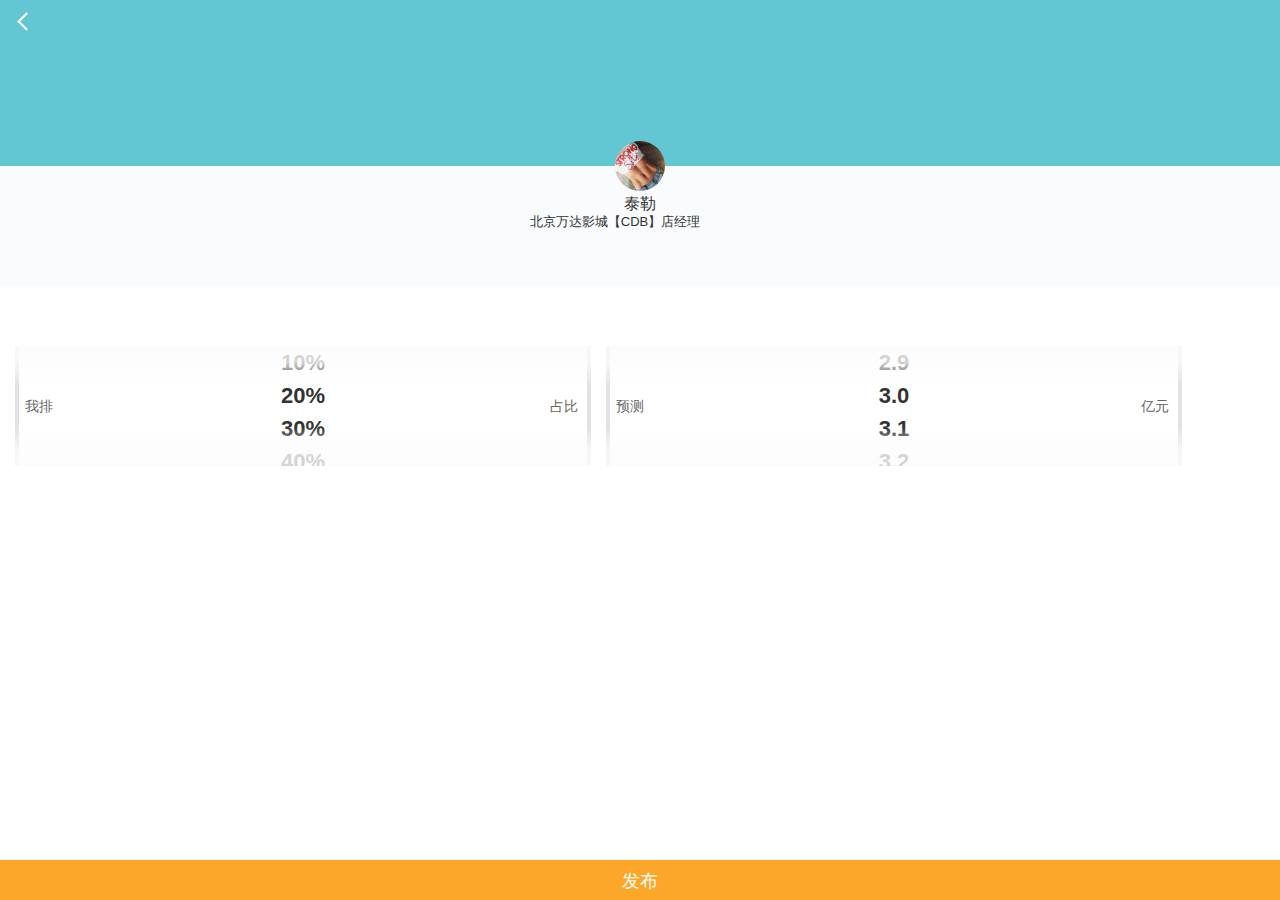
<file: newPro/yuce_xiangqing2.html>
<!DOCTYPE html>
<html lang="en">
<head>
    <meta charset="utf-8">
    <meta http-equiv="X-UA-Compatible" content="IE=edge,chrome=1">
    <!--如果安装了GCF，则使用GCF来渲染页面，如果为安装GCF，则使用最高版本的IE内核进行渲染
    通过修改HTTP头文件的方法来实现让指定的页面使用GCF内核进行渲染-->
    <title>预测-发布</title>
    <meta name="description" content="">
    <meta name="keywords" content="">
    <meta name="viewport" content="width=device-width, initial-scale=1, maximum-scale=1, user-scalable=no">
    <meta name="apple-mobile-web-app-capable" content="yes">
    <meta name="format-detection" content="telephone=no">
    <link rel="stylesheet" type="text/css" href="css/reset.css">
    <link rel="stylesheet" type="text/css" href="css/style2.css">
</head>
<body>
    <header class="w-header" mon="area=header&amp;action=click&amp;element_type=nav">
        <a class="arrow-wrap" href="yuce_xiangqing1.html" mon="element=back">
        <span class="arrow-left"></span>
        </a>
        <div class="home"></div>
        <div class="m-title"><h1></h1></div>    
    </header>
    <article class="wrap-page">
         <!-- user info start-->
        <div class="user-info">
            <div class="user-detail">
                <div class="photo-wrapper user-photo"><img src="img/img-head.jpg"></div>
                <h2>泰勒</h2>
                <p>北京万达影城【CDB】店经理<mark></mark></p>
            </div>
        </div>
        <div class="scroll-info">
            <div class="scroll-wrapper">
                <div class="top-mask"></div>
                <span class="left_word">我排</span>
                <div class="percent">                    
                    <ul>
                        <li>10%</li>
                        <li>20%</li>
                        <li>30%</li>
                        <li>40%</li>
                        <li>50%</li>
                        <li>60%</li>
                        <li>70%</li>
                    </ul>                   
                </div>
                <span class="right_word">占比</span>
                <div class="bottom-mask"></div>
            </div>
            <div class="scroll-wrapper">
                 <div class="top-mask"></div>
                <span class="left_word">预测</span>
                <div class="amount">                    
                    <ul>
                        <li>2.9</li>
                        <li>3.0</li>
                        <li>3.1</li>
                        <li>3.2</li>
                        <li>3.6</li>
                        <li>3.7</li>
                        <li>3.8</li>
                    </ul>                    
                </div>
                <span class="right_word">亿元</span>
                <div class="bottom-mask"></div>
            </div>
        </div>
        
    </article>
    <nav class="go-cal-wrap"><a href="yuce.html" class="go-cal">发布</a></nav>
</body>
</html>
</file>
<file: newPro/css/style2.css>
@charset "utf-8";
/****************
 * @description : css paipianbao sytle
 * @author   : songlijuan 
 * @date     : 2015-03-16
 ****************/
/*css structure*/
.w-header,.w-footer,.wrap-page{
  position:absolute;
  left:0;
  right:0;
}
.w-header,.w-footer{
  height:46px; 
  text-align: center;
  z-index:900;
  line-height:46px;
}
.w-header{
  top: 0;
  background-color: #63c7d3;
  color: #ffffff;
}
.w-footer{
  background-color: #f9f9f9;
  bottom: 0;
  border-top: 1px solid #999999;
}
.wrap-page{
  top: 46px;
  bottom: 46px;
  overflow-y:auto;
  -webkit-overflow-scrolling:touch;
}
.page{
    bottom: 0;
}
/*css header*/
.w-header .arrow-wrap {
    float: left;
    height: 100%;
    width: 10px;
    padding: 0 20px;
    background-color: #62c7d3;
}
.w-header .arrow-wrap .arrow-left {
    display: block;
    width: 13px;
    height: 13px;
    margin-top: 15px;
    border: 2px solid #fff;
    border-width: 2px 0 0 2px;
    -webkit-box-sizing: border-box;
    box-sizing: border-box;
    -webkit-transform: rotate(-45deg);
    transform: rotate(-45deg);
}
.w-header .home{
    float: right;
    width: 40px;
    height: 100%;
    background-color: #62c7d3;
}
.w-header .m-title{
    margin: 0 100px;
    text-align: center;
    color: #fff;
}
.m-title h1{
    line-height: 2.3;
    font-size: 1.8rem;
}
/*css footer*/
.nav-sub{
    display: -webkit-box;
    display: -moz-box;
    display: -ms-flexbox;
    width: 100%;
    background-color: #f9f9f9;
}
.nav-sub > li {
    position: relative;
    -webkit-box-flex: 1;
    -moz-box-flex: 1;
    -ms-flex: 1;
}
.nav-sub > li a {
    display: block;
    height: 46px;
    line-height: 46px;
    text-align: center;
    color: #a1a1a1;
    font-size: 1.4rem;
}
.nav-sub > li.current a, .nav-sub > li.current i:after {
    color: #63c8d4;
    cursor: default;
}

/*css topbar*/

/*css chart*/
.data-chart{
    width: 100%;
    height: auto;
    background: url(../img/bg_chart.jpg) repeat 0px 0px;
}
.data-chart .time-chart{
    text-align: center;
    padding: 15px;
}
.data-chart .photo-chart{
    text-align: center;
}
.photo-chart img {
 
 }
.data-chart .time-box{
    padding: 8px;
}
.time-box .time-sele{
    display: block;
    margin: 0.4rem auto;
    width: inherit !important;
    background-color: #ffffff;
    border-radius: 6px;
    -webkit-border-radius: 6px;
    -moz-border-radius: 6px;
    font-size: 1.6rem;
    text-align: center;
    color: #666666;
    padding: 8px;
}

/*css table*/
.data-list{
    display: table;
    width: 100%;
    table-layout: auto;
    margin: 0 auto;   
}
.data-list .data-th,.data-list .data-td{
    font-size: 1.4rem;
    display:table-cell;
    height:34px; 
    padding:1.6%; 
    border-bottom:1px solid #ccc; 
    vertical-align:middle;
}
.data-cinema .data-th,.data-cinema .data-td{
    padding: 3.4% 1.5%;
}
.data-list .data-th{   
    text-indent: 1.2rem;
    border-top:1px solid #ccc; 
    background-color: #eeeeee;
}
.data-list .data-tr{
    display: table-row;
}
.data-list .markcolor{
    display: inline-block;
    margin-right: 10px;
    width: 10px;
    height: 15px;
    background-color: #b2d8aa;
    vertical-align: middle;
}
.data-list .marknum{
    color: #999999!important;
    border: 1px solid #999999;
    border-radius: 5px;
    padding: 0.1em 0.3em !important;
    margin-right: 1rem;
}
.marknum.orange{
    background-color: #fae2d5;
    color: #fca728!important;
    border: 1px solid #fca728;
}
.data-td.orange{
    color: #fca112;
}
.data-list .data-td i{
    color: #a9a9a9;
    font-size: 1.2rem;
    font-style: normal;
}
.data-list .first-cell{
    width: 50%;
}
.data-list .second-cell{
    width: 27%;
    text-indent: 1.8rem;
}
.data-list .third-cell{
    width: 22%;
    padding-left: 20px;
}

/*css yuce*/
.movie-list li a {
    overflow: hidden;
    position: relative;
    width: 100%;
    display: -webkit-box;
    display: -moz-box;
    display: -ms-flexbox;
    padding: 10px;
    border-bottom: 1px solid #eaeaea;
    color: #666666;
}
.movie-list li a img {
    width: 65px;
    height: auto;
    min-height: 91px;
    background: #f0f0f0 url([data-uri]…mh2kdLzGuOsX4689eJqPDjt0bQR33+/I2TnEG04d/fVrftB8R4ZcsnKbLJAAAAAElFTkSuQmCC) no-repeat 50% 50%;
    background-size: 50%;
    border: none;
}
.movie-list h3 {
    font-size: 1.6rem;
    margin: 0 0 15px;
    line-height: 1.5;
    font-weight: normal;
}
.movie-list h3 i{
    font-style: normal;
    font-size: 1.4rem;
    font-weight: thin;
}
.movie-list li a div{
    -webkit-box-flex: 1;
    -moz-box-flex: 1;
    -ms-flex: 1;
    margin: 5px;
}
.movie-list li a > span {
    position: relative;
    display: block;
}
.movie-list li a > span:last-of-type {
    width: 4em;
    text-align: right;
    margin-top: -15px;
}
.movie-list li a > span > span {
    position: absolute;
    top: 0;
    left: 0;
    width: 100%;
    height: 100%;
}
.movie-list li a div p{
    color: #999999;
}
.movie-list li a .movie-score {
    position: absolute;
    right: 0;
    top: 4px;
    min-height: 1em;
    font-size: 1.4rem;
    text-align: right;
    font-weight: normal;
    white-space: nowrap;
}
.movie-list li a .movie-score mark{
    background: none;
    color: #ff9000;
    font-size: 3.0rem;
    margin-bottom: 10px;
}
.movie-list .btn-hollow {
    position: absolute;
    right: 0;
    bottom: 0;
    line-height: 1;
    text-align: center;
    text-decoration: none;
    display: inline-block;
    outline: none;
    cursor: pointer;
    font-size: 1.6rem;
    width: 8rem;
}
.btn-hollow.blue {
    background: transparent !important;
    border: 1px solid #63c7d3;
    border-radius: 5px;
    color: #63c7d3 !important;
}
.movie-list .btn-hollow {
    padding: 0.5em !important;
}
.activity{
    overflow: hidden;
    position: relative;
    display: -webkit-box;
    display: -moz-box;
    display: -ms-flexbox;
    width: 100%;
    margin-bottom: 15px;
    min-height: 100px;
    color: #fff;
    background: #24211e url(../img/pic_1.jpg) no-repeat top center;
    -webkit-background-size: cover;
    background-size: cover;
}
/*css user collect*/
.user-info{
    width: 100%;
    height: 240px;
    background-color: #62c7d3;
}
.user-detail{
    margin-top: 120px;
    background-color: #fafbfd;
    position: absolute;
    width: 100%;
    height: 120px;
    text-align: center;
}
.user-detail img{
    width: 80px;
    height: 80px;
    border-radius: 50%;
}
.user-detail .user-photo{
    position: relative;
    top: -25px;
    margin: 0 auto;
}
.user-detail h2{
    line-height: 1;
    margin-top: -20px;
}
.user-detail p{
    padding: 0px 50px 0px 0px;
}
/* css list-type */
.list-type-cnt {
  padding-top: 14px;
  -webkit-box-flex: 1;
  box-flex: 1;
  -ms-box-flex: 1;
  -ms-flex: 1;
}
.list-type {
  width: 20rem;
  height: 40px;
  margin: 0 auto;
}
.list-type a{
    padding: 5px 25px;
    font-size: 1.6rem;
    color: #aaaaaa;
    background-color: #ffffff;
}
.list-type a:first-child {
  border-top-left-radius: 15px;
  border-bottom-left-radius: 15px;
}
.list-type a.on {
  background-color: #f1f6f6;
  color: #666666;
}
/*css collect movie&cenima */
.cl-movie{

}
.cl-list li h2{
    text-indent: 2rem;
    background-color: #f5f5f5;
    border-top: 1px solid #dddddd;
    border-bottom: 1px solid #dddddd;
    clear: both;
}
.cl-list li h2 i{
    font-style: normal;
    color: #999999;
}
.cl-list li h2 time{
    float: right;
    margin-right: 2rem;
    color: #999999;
}
.cl-movie-data{
    width: 100%;
    padding: 10px 0px;
    -webkit-box-flex: 1;
    box-flex: 1;
    -ms-box-flex: 1;
    -ms-flex: 1;
    text-align: center;
}
.cl-movie-data li{
    width: 24%;
    display: inline-block;
    border-left: 1px solid #dddddd;
    float: left;
    margin-bottom: 10px;
}
.cl-movie-data li:first-child{
    border: none;
}
.cl-cenima .cl-movie-data li{
    border: none;
}
.cl-cenima .cl-movie-data li:first-child{
    border-right: 1px solid #dddddd;
}


/*css cenima details */
.cenima-movie-list{

}
.cenima-movie-list > li{
    position: relative;
    width: 100%;
    display: -webkit-box;
    display: -moz-box;
    display: -ms-flexbox;
    padding: 10px;
    border-bottom: 1px solid #eaeaea;
    overflow: visible;
}
.cenima-movie-list > li:first-child{
    border-top: 1px solid #eaeaea;
}
.cenima-movie-list > li img{
    width: 65px;
    height: auto;
    min-height: 91px;
    background: #f0f0f0 url([data-uri]…mh2kdLzGuOsX4689eJqPDjt0bQR33+/I2TnEG04d/fVrftB8R4ZcsnKbLJAAAAAElFTkSuQmCC) no-repeat 50% 50%;
    background-size: 50%;
    border: none;
    margin-right: 1.6rem;
}
.num{
    font-size: 1.8rem;
}
.cenima-movie-list li h3{
    font-size: 1.7rem;
    color: #666666;
}
.cenima-movie-list .data-wrapper i{
    font-style: normal;
    font-size: 1.4rem;
    font-weight: normal;
}
.movie-detail{
    display: -webkit-box;
    display: -moz-box;
    display: -ms-flexbox;
    border-top: 1px solid #eaeaea;
}
.movie-detail span{
    display: inline-block;
    font-size: 1.5rem;
    font-weight: bold;
    padding: 1rem 1rem 1rem 0rem;

}
.data-wrapper{
    position: relative;
    width: 72%;
    z-index: 1;
}
.movie-num{
    display: none;
    position: absolute;
    right: 0px;
    top: 7rem;
    width: 100%;
    height: 6rem;
    border: 1px solid #dddddd;
    background-color: #f5f5f5;
    clear: both;
    z-index: 99;
}
.movie-num ul li{    
    float: left;
    text-align: center;
    width: 4rem;
    padding: 0.5rem; 
    font-size: 1.4rem;
    
}

/* css yuce xiangqing */
.movie-top {
    overflow: hidden;
    position: relative;
    display: -webkit-box;
    display: -moz-box;
    display: -ms-flexbox;
    width: 100%;
    padding: 30px 10px 0;
    min-height: 150px;
    color: #fff;
    background: #24211e url(../img/bg_movie-top.gif) no-repeat 0 100%;
    -webkit-background-size: cover;
    background-size: cover;
}
.movie-cal{
    overflow: hidden;
    position: relative;
    display: -webkit-box;
    display: -moz-box;
    display: -ms-flexbox;
    width: 100%;
    padding: 30px 10px 0;
    min-height: 150px;
    color: #fff;
}
.img-wrapper{
    
}
.img-wrapper .movie-img{
    width: 65px;
    height: auto;
    min-height: 91px;
    background: #f0f0f0 url([data-uri]…mh2kdLzGuOsX4689eJqPDjt0bQR33+/I2TnEG04d/fVrftB8R4ZcsnKbLJAAAAAElFTkSuQmCC) no-repeat 50% 50%;
    background-size: 50%;
    border: 1px solid #ddd;
}
.sug-cal,.sug-per{
     color: #666666;
     padding: 0px 40px;
     display: flex;
}

.cal-num{
    font-size: 4.0rem;
    font-weight: bolder;
}
.cal-num ins{
    font-size: 1.8rem;
    text-decoration: none;
}
.movie-info{
    border-top: 1px solid #eaeaea;
    padding: 10px;
    margin: 0px 10px;
}
.cal-list h2{
    background: #eaeaea;
    border-left: none;
    border-right: none;
    margin: 0;
    padding: 8px 10px;
    color: #999;
    font-weight: normal;
    line-height: 1;
}
.other .photo-wrapper{
    float: left;
    margin: 10px;
}
.photo-wrapper img{
    width: 50px;
    height: 50px;
    border-radius: 50%;
}
.other .cal-info{
    padding: 18px 0px;
    font-size: 1.4rem;
}
.other .cal-info .cal-num{
    font-size: 1.4rem;
}
.other .cal-info .cal-num i{
    color: red;
    font-style: normal;
}
.go-cal-wrap{
    position: fixed;
    left: 0;
    bottom: 0;
    width: 100%;
}
.go-cal-wrap .go-cal{
    display: block;
    height: 40px;
    width: 100%;
    text-align: center;
    font-size: 1.8rem;
    color: #ffffff;
    background-color: #fca728;
    padding: 8px 0px;
}

/*css yucexiangqing2 */

.scroll-info{
    height: 12rem;
    margin-top: 6rem;
    display: -webkit-box;
    display: -moz-box;
    display: -ms-flexbox;
}
.scroll-wrapper{
    position: relative;
    width: 45%;
    height: 12rem;
    margin-left: 1.5rem;
    overflow: hidden;
}
.amount,.percent{
    height: 13rem;
    border-left: 4px solid #e2e2e2;
    border-right: 4px solid #e2e2e2;
    overflow-y: scroll;
}
.top-mask{
    position: absolute;
    top: 0px;
    left: 0px;
    width: 100%;
    height: 4rem;
    background-image:-webkit-linear-gradient(to bottom, rgba(252,252,252,0.8) 40%,rgba(255,0,0,0) 100%);
    background-image:linear-gradient(to bottom,rgba(252,252,252,0.8) 40%,rgba(255,0,0,0) 100%);
}
.bottom-mask{
    position: absolute;
    bottom: -1px;
    left: 0px;
    width: 100%;
    height: 4rem;
    background-image:-webkit-linear-gradient(to top, rgba(252,252,252,0.8) 40%,rgba(255,0,0,0) 100%);
    background-image:linear-gradient(to top,rgba(252,252,252,0.8) 40%,rgba(255,0,0,0) 100%);
}
.scroll-info ul li{
    width: 100%;
    text-align: center;
    font-size: 2.2rem;
    font-weight: bold;
}
.scroll-wrapper .left_word{
    font-size: 1.4rem;
    color: #666666;
    position: absolute;
    top: 5rem;
    left: 1rem;
}
.scroll-wrapper .right_word{
    font-size: 1.4rem;
    color: #666666;
    position: absolute;
    top: 5rem;
    right: 1.3rem;
}
</file>
<file: style.css>
@charset "UTF-8";
/* reset */
html, body, div, span, object, iframe, h1, h2, h3, h4, h5, h6, p, blockquote, pre, abbr, address, cite, code, del, dfn, em, img, ins, kbd, q, samp, small, strong, sub, sup, var, b, i, dl, dt, dd, ol, ul, li, fieldset, form, label, legend, table, caption, tbody, tfoot, thead, tr, th, td, article, aside, canvas, details, figcaption, figure, footer, header, hgroup, menu, nav, section, summary, time, mark, audio, video {
  margin: 0;
  padding: 0;
  outline: 0;
  border: 0;
  background: transparent;
  vertical-align: baseline;
  font-style: inherit;
  font-size: 100%; }

html {
  font-family: sans-serif;
  -ms-text-size-adjust: 100%;
  -webkit-text-size-adjust: 100%; }

body {
  line-height: 1; }

li {
  list-style: none; }

a:active {
  outline: 0; }

button[disabled], html input[disabled] {
  cursor: default; }

img {
  vertical-align: middle; }

button, input, select, textarea {
  margin: 0;
  font-size: 100%;
  font-family: inherit; }

button, input {
  line-height: normal; }

button, select {
  text-transform: none; }

button, html input[type="button"], input[type="reset"], input[type="submit"] {
  cursor: pointer;
  -webkit-appearance: button; }

input[type="search"] {
  -webkit-box-sizing: content-box;
  -moz-box-sizing: content-box;
  box-sizing: content-box;
  -webkit-appearance: textfield; }

input[type="search"]::-webkit-search-cancel-button, input[type="search"]::-webkit-search-decoration {
  -webkit-appearance: none; }

audio:not([controls]) {
  display: none;
  height: 0; }

[hidden], template {
  display: none; }

dfn {
  font-style: italic; }

code, kbd, pre, samp {
  font-size: 1em;
  font-family: monospace, serif; }

blockquote, q {
  quotes: none; }

blockquote:before, blockquote:after, q:before, q:after {
  content: '';
  content: none; }

table {
  border-spacing: 0;
  border-collapse: collapse; }

@font-face {
  font-family: 'digital';
  src: url("../iconfont/fonts/ds-webfont.woff2") format("woff2"), url("../iconfont/fonts/ds-webfont.woff") format("woff"), url("../iconfont/fonts/ds-webfont.ttf") format("truetype");
  font-weight: normal;
  font-style: normal; }
body {
  font-size: 10px; }

.con {
  width: 94%;
  height: auto;
  margin: 0 auto; }

.banner {
  width: 100%;
  height: 58px; }
  .banner .con {
    height: 100%;
    border-bottom: 1px solid #d8d8d8;
    margin: 0 auto; }
    .banner .con .icon {
      width: 30px;
      height: 30px; }
      .banner .con .icon img {
        display: inline-block;
        width: 100%;
        height: 100%;
        border-radius: 50%;
        -webkit-border-radius: 50%;
        -moz-border-radius: 50%; }
    .banner .con .msg {
      margin-left: 8px;
      margin-top: -18px; }
      .banner .con .msg i {
        display: block;
        font-size: 1rem; }
      .banner .con .msg .name {
        color: #333333;
        line-height: 1.2; }
      .banner .con .msg .ins {
        color: #999999;
        font-size: .8rem;
        line-height: 1.5; }
  .banner span {
    display: block;
    float: left;
    height: 30px;
    position: relative;
    top: 50%;
    margin-top: -15px; }

.title {
  width: 100%;
  height: auto; }
  .title .con {
    color: #333333;
    font-size: 2.1rem;
    margin-top: 30px;
    margin-bottom: 30px;
    font-family: "华文黑体";
    line-height: 1.25; }

.content {
  width: 100%;
  height: auto;
  margin-bottom: 44px; }
  .content .con {
    margin: 0 auto; }
    .content .con .article {
      margin-bottom: 25px; }
      .content .con .article p {
        font-size: 1.5rem;
        line-height: 1.8;
        color: #666666; }
    .content .con .card {
      margin-bottom: 25px;
      width: 100%;
      background: #4bbb00;
      position: relative; }
      .content .con .card a {
        text-decoration: none; }
      .content .con .card img {
        width: 100%; }
      .content .con .card .cMsg {
        position: absolute;
        bottom: 14px;
        margin-left: 10px;
        width: 100%;
        display: block; }
        .content .con .card .cMsg i {
          display: block;
          color: #ffffff; }
        .content .con .card .cMsg .cName {
          font-size: 1.5rem;
          line-height: 2.8rem; }
        .content .con .card .cMsg .cIns {
          font-size: 1rem;
          line-height: 1.5rem; }
        .content .con .card .cMsg .arrow {
          position: absolute;
          right: 20px;
          background: url("./arrow.png");
          width: 12px;
          height: 20px;
          background-size: cover;
          display: inline-block;
          top: 50%;
          margin-top: -10px; }
    .content .con .img {
      margin-bottom: 25px;
      width: 100%; }
      .content .con .img img {
        width: 100%; }

.footer {
  position: fixed;
  bottom: 0px;
  width: 100%;
  height: 44px;
  border-top: 1px solid #e8e8e8;
  background: #ffffff;
  opacity: 0.9; }
  .footer .con {
    position: relative;
    height: 100%; }
    .footer .con i {
      display: inline-block;
      position: absolute; }
    .footer .con .share {
      width: 17px;
      height: 21px;
      left: 25px;
      background: url("./share.png");
      top: 50%;
      margin-top: -10px;
      background-size: cover; }
    .footer .con .support {
      width: 23px;
      height: 20px;
      right: 25px;
      background: url("./support.png");
      top: 50%;
      margin-top: -9px;
      background-size: cover; }
    .footer .con .supported {
      background: url("./supported.png");
      background-size: cover; }
    .footer .con .num {
      width: 20px;
      height: 20px;
      right: 0px;
      top: 50%;
      margin-top: 0px;
      font-size: 1em;
      color: #6f6f6f; }
    .footer .con .comment {
      width: 21px;
      height: 21px;
      left: 25px;
      background: url("./comment.png");
      top: 50%;
      margin-top: -10px;
      background-size: cover; }

.vTitle .con {
  font-size: 2.4rem;
  line-height: 1.44; }

.content .ifcon {
  width: 100%;
  margin-bottom: 30px;
  background: #000;
  text-align: center; }
  .content .ifcon iframe {
    width: auto;
    height: 211px; }

/*# sourceMappingURL=style.css.map */
</file>
